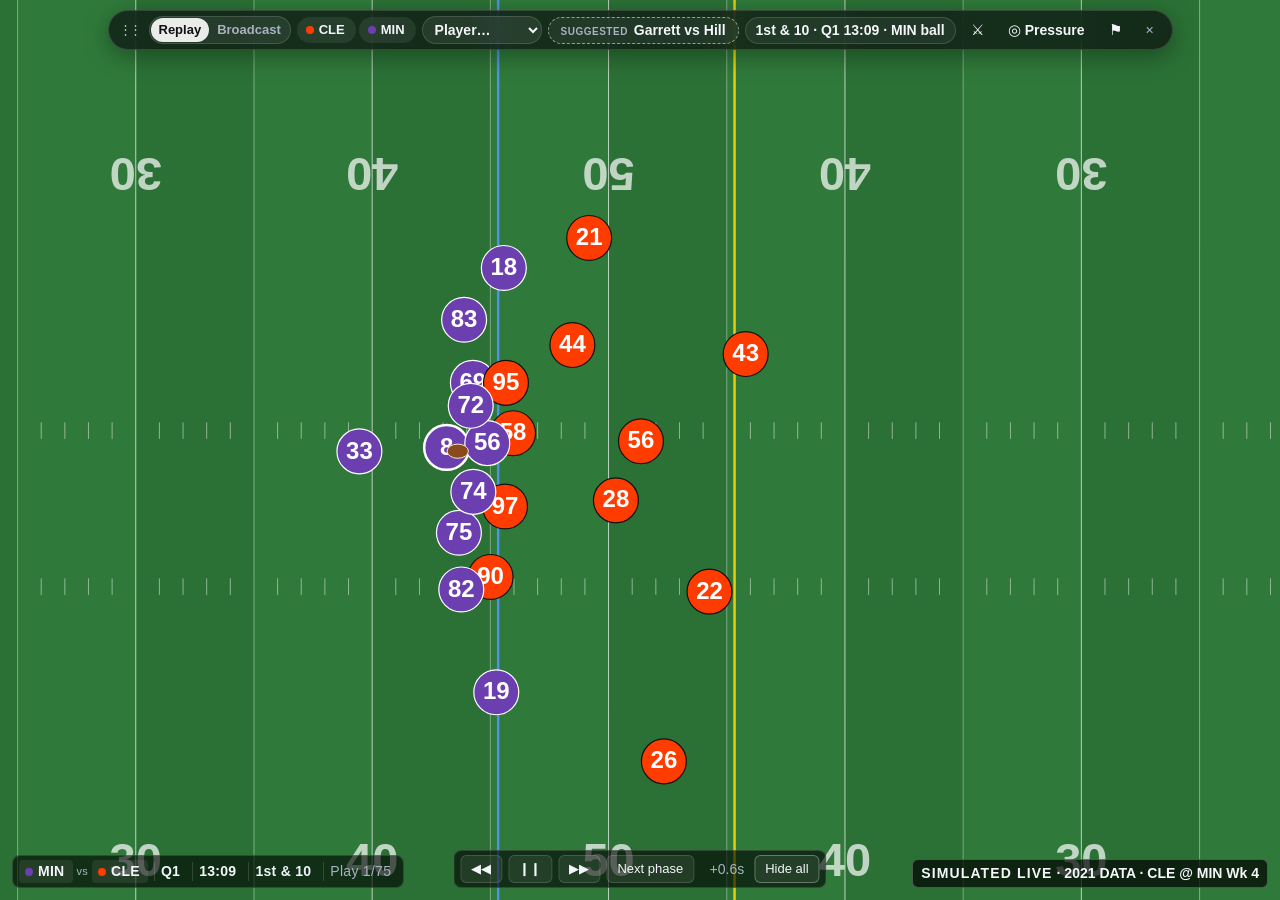
<file: index.html>
<!doctype html>
<html lang="en">
<head>
<meta charset="utf-8">
<meta name="viewport" content="width=device-width, initial-scale=1">
<title>Trench Duel</title>
<link rel="stylesheet" href="style.css">
</head>
<body>
<canvas id="field"></canvas>
<div id="video" class="video" hidden></div>

<!-- Game view chrome: part of the replay, not the overlay -->
<div id="scorebug" class="chrome">
  <span id="sbTeams" class="sb-teams"></span>
  <span id="sbQtr" class="sb-cell"></span>
  <span id="sbClock" class="sb-cell"></span>
  <span id="sbDown" class="sb-cell sb-down"></span>
  <span id="sbPlay" class="sb-cell sb-dim"></span>
</div>

<div id="controls" class="chrome">
  <button id="btnPrev" title="Previous play (←)">&#9664;&#9664;</button>
  <button id="btnPlay" title="Play / pause (Space)">&#10073;&#10073;</button>
  <button id="btnNext" title="Next play (→)">&#9654;&#9654;</button>
  <span id="tClock" class="t-clock">0.0s</span>
  <span id="playResult" class="play-result"></span>
  <button id="btnHide" class="btn-hide" title="Hide all (H / Esc)">Hide all</button>
</div>

<div id="replayLabel" class="replay-label"></div>

<!-- The product: the overlay -->
<div id="overlay">
  <div id="bar">
    <div id="handle" class="handle" title="Drag to move">&#8942;&#8942;</div>
    <div class="brand">TRENCH<b>DUEL</b></div>
    <div id="bgSeg" class="seg" title="Background"><button data-bg="replay">Replay</button><button data-bg="video">Broadcast</button></div>
    <div id="chips" class="chips"></div>
    <select id="picker" title="Pick a player"></select>
    <button id="suggest" class="suggest" title="Open the most-met matchup in this game"></button>
    <button class="icon-btn" data-pill="duel" title="Trench Duel">&#9876;<span>Duel</span></button>
    <button class="icon-btn" data-pill="pressure" title="Pressure">&#9678;<span>Pressure</span></button>
    <button class="icon-btn" data-pill="team" title="Team tendencies">&#9873;<span>Team</span></button>
    <button id="solidBtn" class="icon-btn" title="Solid background: opaque bar and pills" aria-pressed="false">Solid</button>
    <button id="barClose" class="icon-btn close" title="Hide all (H / Esc)">&#10005;</button>
  </div>
  <div id="pills">
    <section id="pill-duel" class="pill"></section>
    <section id="pill-pressure" class="pill"></section>
    <section id="pill-team" class="pill"></section>
  </div>
</div>

<div id="hint" class="hint">Tab overlay · H/Esc hide all · ← → plays · Space pause</div>
<div id="notice" class="notice" hidden></div>
<div id="fatal" class="fatal" hidden>Missing data: <code>overlay/data/demo_game.js</code> did not load.</div>

<script src="data/demo_game.js"></script>
<script src="app.js"></script>
<script src="chrome.js"></script>
</body>
</html>
</file>
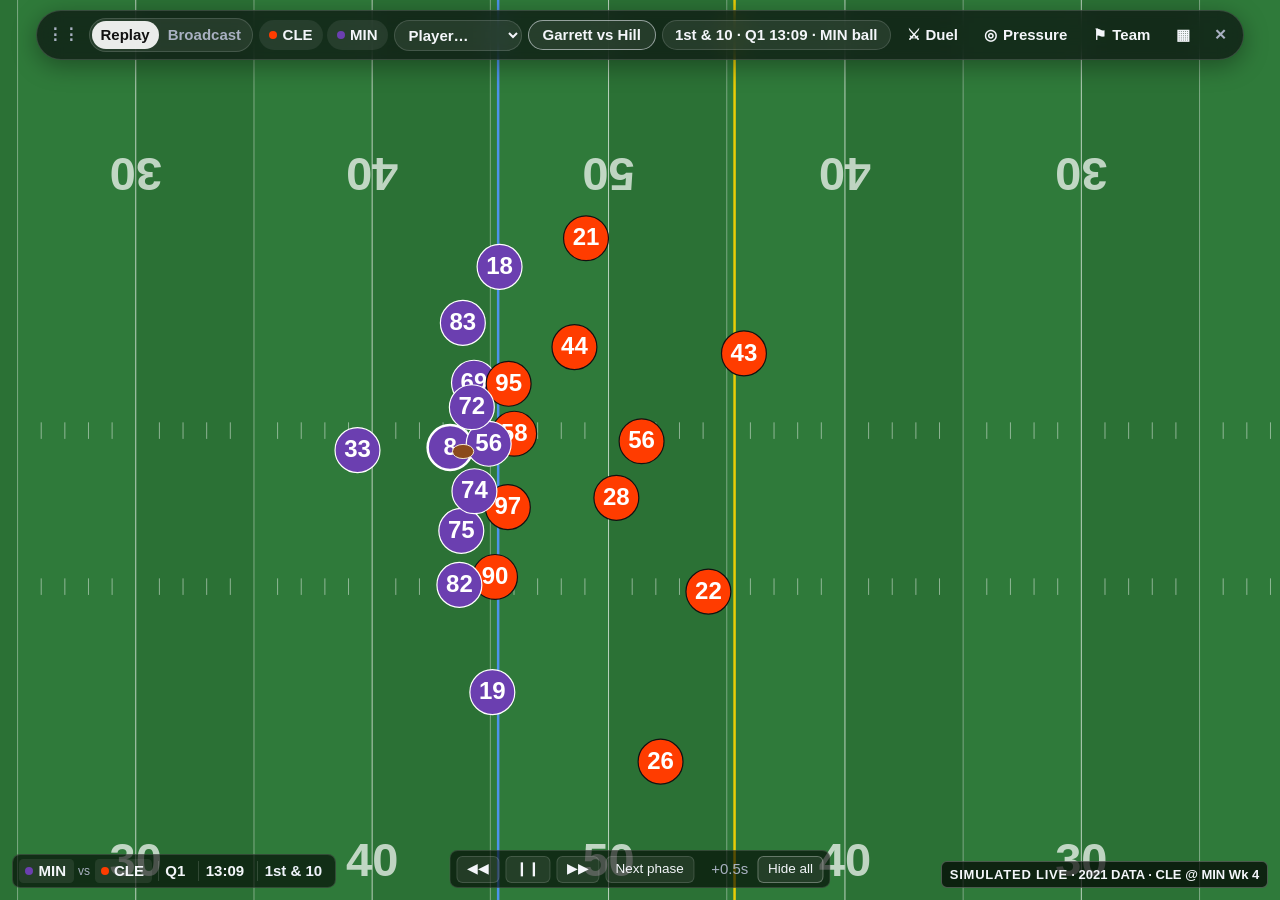
<file: overlay/index.html>
<!doctype html>
<html lang="en">
<head>
<meta charset="utf-8">
<meta name="viewport" content="width=device-width, initial-scale=1">
<title>Trench Duel</title>
<link rel="stylesheet" href="style.css">
<link rel="stylesheet" href="heat.css">
</head>
<body>
<canvas id="field"></canvas>
<div id="video" class="video" hidden></div>

<!-- Game view chrome: part of the replay, not the overlay -->
<div id="scorebug" class="chrome">
  <span id="sbTeams" class="sb-teams"></span>
  <span id="sbQtr" class="sb-cell"></span>
  <span id="sbClock" class="sb-cell"></span>
  <span id="sbDown" class="sb-cell sb-down"></span>
  <span id="sbPlay" class="sb-cell sb-dim"></span>
</div>

<div id="controls" class="chrome">
  <button id="btnPrev" title="Previous play (←)">&#9664;&#9664;</button>
  <button id="btnPlay" title="Play / pause (Space)">&#10073;&#10073;</button>
  <button id="btnNext" title="Next play (→)">&#9654;&#9654;</button>
  <span id="tClock" class="t-clock">0.0s</span>
  <span id="playResult" class="play-result"></span>
  <button id="btnHide" class="btn-hide" title="Hide all (H / Esc)">Hide all</button>
</div>

<div id="replayLabel" class="replay-label"></div>

<!-- The product: the overlay -->
<div id="overlay">
  <div id="bar">
    <div id="handle" class="handle" title="Drag to move">&#8942;&#8942;</div>
    <div class="brand">TRENCH<b>DUEL</b></div>
    <div id="bgSeg" class="seg" title="Background"><button data-bg="replay">Replay</button><button data-bg="video">Broadcast</button></div>
    <div id="chips" class="chips"></div>
    <select id="picker" title="Pick a player"></select>
    <button id="suggest" class="suggest" title="Open the most-met matchup in this game"></button>
    <button class="icon-btn" data-pill="duel" title="Trench Duel">&#9876;<span>Duel</span></button>
    <button class="icon-btn" data-pill="pressure" title="Pressure">&#9678;<span>Pressure</span></button>
    <button class="icon-btn" data-pill="team" title="Team tendencies">&#9873;<span>Team</span></button>
    <button class="icon-btn" data-pill="heat" title="Heat map: where a player stood, tonight vs before">&#9638;<span>Heat map</span></button>
    <button id="solidBtn" class="icon-btn" title="Solid background: opaque bar and pills" aria-pressed="false">Solid</button>
    <button id="barClose" class="icon-btn close" title="Hide all (H / Esc)">&#10005;</button>
  </div>
  <div id="pills">
    <section id="pill-duel" class="pill"></section>
    <section id="pill-pressure" class="pill"></section>
    <section id="pill-team" class="pill"></section>
  </div>
  <section id="heatPanel" class="heat-panel" aria-label="Heat map"></section>
</div>

<div id="hint" class="hint">Tab overlay · H/Esc hide all · ← → plays · Space pause</div>
<div id="notice" class="notice" hidden></div>
<div id="fatal" class="fatal" hidden>Missing data: <code>overlay/data/demo_game.js</code> did not load.</div>

<script src="data/demo_game.js"></script>
<script src="data/heat.js"></script>
<script src="app.js"></script>
<script src="chrome.js"></script>
<script src="heat.js"></script>
</body>
</html>
</file>
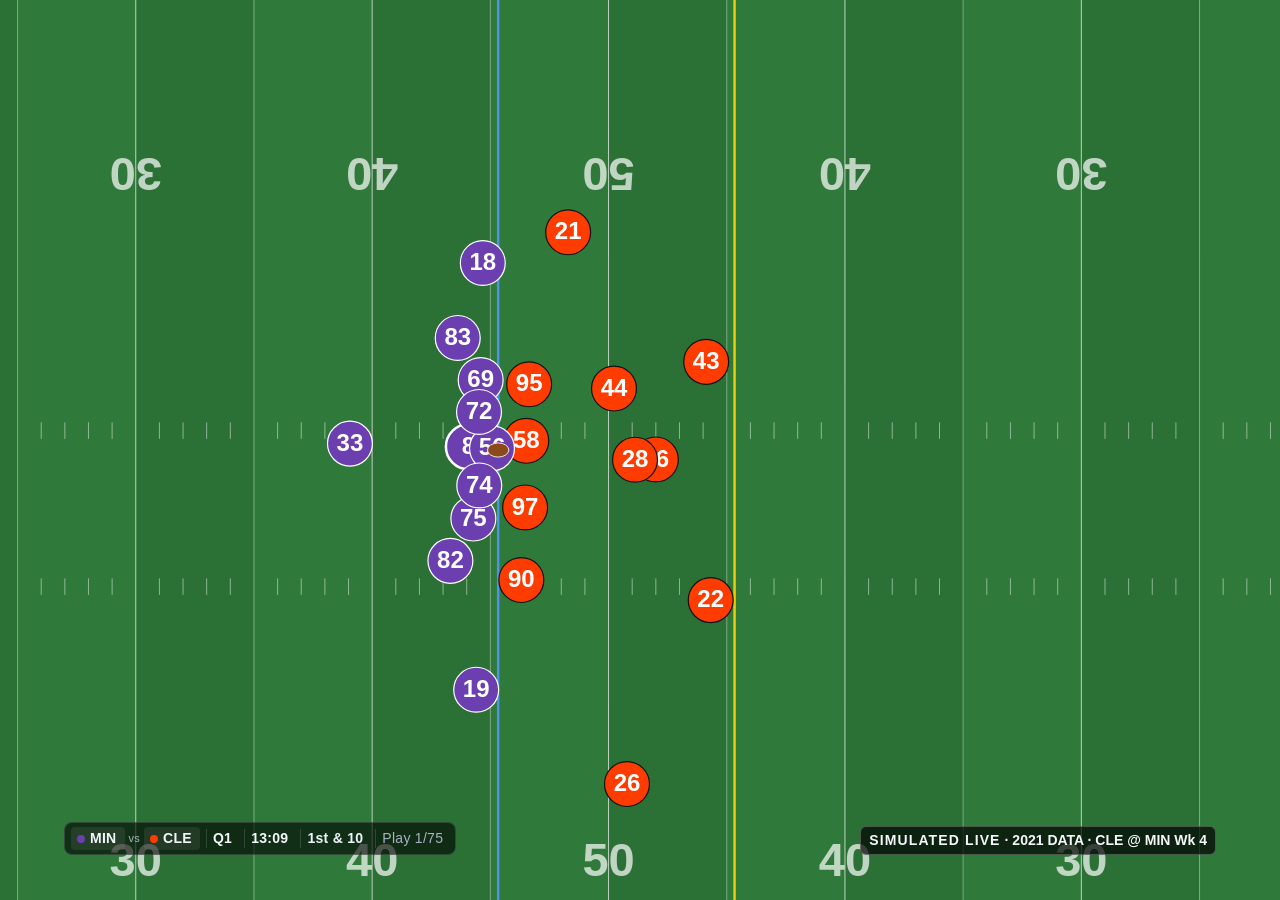
<file: viewer.html>
<!doctype html>
<html lang="en">
<head>
<meta charset="utf-8">
<meta name="viewport" content="width=device-width, initial-scale=1">
<title>Trench Duel · Viewer</title>
<link rel="stylesheet" href="style.css">
</head>
<body class="viewer">
<canvas id="field"></canvas>
<div id="video" class="video" hidden></div>

<!-- Game view chrome: part of the replay, not the overlay -->
<div id="scorebug" class="chrome">
  <span id="sbTeams" class="sb-teams"></span>
  <span id="sbQtr" class="sb-cell"></span>
  <span id="sbClock" class="sb-cell"></span>
  <span id="sbDown" class="sb-cell sb-down"></span>
  <span id="sbPlay" class="sb-cell sb-dim"></span>
</div>

<div id="controls" class="chrome">
  <button id="btnPrev" title="Previous play (←)">&#9664;&#9664;</button>
  <button id="btnPlay" title="Play / pause (Space)">&#10073;&#10073;</button>
  <button id="btnNext" title="Next play (→)">&#9654;&#9654;</button>
  <span id="tClock" class="t-clock">0.0s</span>
  <span id="playResult" class="play-result"></span>
  <button id="btnHide" class="btn-hide" title="Hide all (H / Esc)">Hide all</button>
</div>

<div id="replayLabel" class="replay-label"></div>

<!-- What the stream sees: only the card the controller pushed -->
<div id="viewerCard" class="vcard" style="display:none"></div>

<!-- Controller UI: present so app.js can run unchanged, hidden in viewer mode -->
<div id="overlay">
  <div id="bar">
    <div id="handle" class="handle" title="Drag to move">&#8942;&#8942;</div>
    <div class="brand">TRENCH<b>DUEL</b></div>
    <div id="bgSeg" class="seg" title="Background"><button data-bg="replay">Replay</button><button data-bg="video">Broadcast</button></div>
    <div id="chips" class="chips"></div>
    <select id="picker" title="Pick a player"></select>
    <button id="suggest" class="suggest" title="Open the most-met matchup in this game"></button>
    <button class="icon-btn" data-pill="duel" title="Trench Duel">&#9876;<span>Duel</span></button>
    <button class="icon-btn" data-pill="pressure" title="Pressure">&#9678;<span>Pressure</span></button>
    <button class="icon-btn" data-pill="team" title="Team tendencies">&#9873;<span>Team</span></button>
    <button id="solidBtn" class="icon-btn" title="Solid background: opaque bar and pills" aria-pressed="false">Solid</button>
    <button id="barClose" class="icon-btn close" title="Hide all (H / Esc)">&#10005;</button>
  </div>
  <div id="pills">
    <section id="pill-duel" class="pill"></section>
    <section id="pill-pressure" class="pill"></section>
    <section id="pill-team" class="pill"></section>
  </div>
</div>

<div id="hint" class="hint">Tab overlay · H/Esc hide all · ← → plays · Space pause</div>
<div id="notice" class="notice" hidden></div>
<div id="fatal" class="fatal" hidden>Missing data: <code>overlay/data/demo_game.js</code> did not load.</div>

<script>window.TRENCH_MODE = 'viewer';</script>
<script src="data/demo_game.js"></script>
<script src="app.js"></script>
</body>
</html>
</file>
<file: style.css>
:root {
  --glass: rgba(14, 16, 19, 0.72);
  --solid: rgb(16, 18, 25);
  --blur: blur(12px) saturate(1.2);
  --line: rgba(255, 255, 255, 0.14);
  --text: #f4f6fa;
  --dim: #a9b1c2;
  --accent: #eef2fa;
  --accent-soft: rgba(238, 242, 250, 0.16);
  --accent-line: rgba(238, 242, 250, 0.55);
  --win: #ff8a3d;
  --hold: #4fc3ff;
  --fade: 200ms;
  --ease-out: cubic-bezier(0.23, 1, 0.32, 1);
  --safe-x: max(12px, 5vw);
  --safe-y: max(12px, 5vh);
  --font: -apple-system, BlinkMacSystemFont, "Segoe UI", Roboto, "Helvetica Neue", Arial, sans-serif;
}
* { box-sizing: border-box; font-variant-numeric: tabular-nums; }
html, body { margin: 0; height: 100%; overflow: hidden; background: #0e1013; color: var(--text); font: 12px/1.35 var(--font); font-variant-numeric: tabular-nums; }
canvas#field { position: fixed; inset: 0; width: 100vw; height: 100vh; display: block; }
button, select { font: inherit; color: inherit; }

/* ---------- game view chrome ---------- */
.chrome { position: fixed; display: flex; align-items: center; gap: 6px; background: rgba(0, 0, 0, 0.62); border: 1px solid var(--line); border-radius: 8px; padding: 4px 6px; user-select: none; }
#scorebug { left: 12px; bottom: 12px; font-weight: 600; letter-spacing: 0.02em; }
.sb-teams { display: flex; gap: 4px; align-items: center; }
.sb-team { padding: 1px 6px; border-radius: 4px; font-weight: 800; }
.sb-vs { color: var(--dim); font-weight: 500; font-size: 11px; }
.sb-cell { padding: 0 6px; border-left: 1px solid var(--line); }
.sb-down { color: var(--accent); font-weight: 800; }
.sb-dim { color: var(--dim); font-weight: 500; }

#controls { left: 50%; bottom: 12px; transform: translateX(-50%); }
#controls button { background: rgba(255, 255, 255, 0.08); border: 1px solid var(--line); border-radius: 6px; padding: 3px 8px; cursor: pointer; font-size: 11px; }
#controls button:hover { background: rgba(255, 255, 255, 0.18); }
.t-clock { font-variant-numeric: tabular-nums; min-width: 44px; text-align: right; color: var(--dim); }
.play-result { font-weight: 700; min-width: 0; }
.play-result:empty { display: none; }
#controls .btn-hide { margin-left: 4px; border-color: rgba(255, 255, 255, 0.3); }

.replay-label { position: fixed; right: 12px; bottom: 12px; z-index: 1000; background: rgba(0, 0, 0, 0.7); border: 1px solid rgba(255, 255, 255, 0.25); border-radius: 6px; padding: 4px 8px; font-size: 11px; font-weight: 600; pointer-events: none; max-width: min(46vw, max(280px, calc(50vw - 160px))); }
.replay-label b { color: var(--text); letter-spacing: 0.08em; margin-right: 4px; }

.hint { position: fixed; right: 12px; top: 10px; color: rgba(255, 255, 255, 0.55); font-size: 10px; pointer-events: none; }
.fatal { position: fixed; inset: 40% 20% auto; background: var(--solid); border: 1px solid var(--win); padding: 16px; border-radius: 8px; font-size: 14px; text-align: center; }

/* ---------- overlay ---------- */
#overlay { position: fixed; top: 10px; left: 50%; z-index: 50; width: max-content; max-width: calc(100vw - 16px); display: flex; flex-direction: column; align-items: center; gap: 6px; }
#overlay.hidden { display: none; }
#bar { display: flex; align-items: center; gap: 6px; background: var(--glass); -webkit-backdrop-filter: var(--blur); backdrop-filter: var(--blur); border: 1px solid var(--line); border-radius: 999px; padding: 4px 6px 4px 4px; box-shadow: 0 6px 24px rgba(0, 0, 0, 0.35); white-space: nowrap; }
.handle { cursor: grab; padding: 4px 4px; color: var(--dim); letter-spacing: -3px; font-size: 13px; user-select: none; touch-action: none; }
.handle:active, body.dragging .handle { cursor: grabbing; }
.brand { font-weight: 300; letter-spacing: 0.14em; font-size: 10px; color: var(--dim); padding-right: 2px; }
.brand b { font-weight: 800; color: var(--accent); margin-left: 2px; }
.chips { display: flex; gap: 3px; }
.chip { border: 1px solid transparent; border-radius: 999px; padding: 2px 8px; font-weight: 800; font-size: 11px; cursor: pointer; opacity: 0.85; }
.chip:hover { opacity: 1; }
.chip.active { outline: 2px solid #fff; outline-offset: 1px; opacity: 1; }
.chip.dim { opacity: 0.35; }
#picker { background: rgba(255, 255, 255, 0.08); border: 1px solid var(--line); border-radius: 999px; padding: 3px 6px; max-width: 210px; font-size: 11px; cursor: pointer; }
#picker option, #picker optgroup { background: #1a1d26; color: var(--text); }
.icon-btn { background: transparent; border: 1px solid transparent; border-radius: 999px; padding: 2px 8px; cursor: pointer; font-size: 13px; display: inline-flex; align-items: center; gap: 4px; }
.icon-btn span { font-size: 11px; font-weight: 600; }
.icon-btn:hover { background: rgba(255, 255, 255, 0.12); }
.icon-btn.on { background: var(--accent-soft); border-color: var(--accent-line); color: var(--accent); }
.icon-btn.close { font-size: 11px; color: var(--dim); padding: 2px 7px; }

#pills { display: flex; flex-direction: row; flex-wrap: wrap; justify-content: center; gap: 6px; align-items: flex-start; max-width: calc(100vw - 16px); }
#pill-duel { width: 550px; max-width: calc(100vw - 16px); }
#pill-pressure { width: 300px; }
#pill-team { width: 380px; }
.duel-grid { display: grid; grid-template-columns: 260px 1fr; gap: 10px; align-items: center; }
.duel-grid > div:first-child { min-width: 0; overflow: hidden; }
.duel-grid .dots { margin: 2px 0 0; justify-content: flex-start; max-width: 250px; gap: 2px; flex-wrap: nowrap; overflow: hidden; }
.duel-grid .oneliner { margin: 0; }
.pill { display: none; opacity: 0; transition: opacity var(--fade) var(--ease-out), display var(--fade) allow-discrete; background: var(--glass); -webkit-backdrop-filter: var(--blur); backdrop-filter: var(--blur); border: 1px solid var(--line); border-radius: 14px; padding: 6px 10px 7px; box-shadow: 0 6px 24px rgba(0, 0, 0, 0.3); max-height: var(--pill-max, 128px); overflow: hidden; }
.pill.open { display: block; opacity: 1; }
@starting-style { .pill.open { opacity: 0; } }
/* hide all is instant: nothing inside a hidden overlay transitions */
#overlay.hidden, #overlay.hidden * { transition: none !important; animation: none !important; }
.pill-head { display: flex; align-items: center; justify-content: space-between; gap: 8px; font-size: 9px; letter-spacing: 0.1em; text-transform: uppercase; color: var(--dim); margin-bottom: 3px; white-space: nowrap; }
.pill-head .tag { color: var(--accent); }
.pill-head button { background: rgba(255, 255, 255, 0.1); border: 0; border-radius: 999px; color: var(--text); cursor: pointer; font-size: 9px; letter-spacing: 0.06em; text-transform: uppercase; padding: 1px 6px; margin-left: 4px; }
.pill-head button:hover { color: var(--text); }

.matchup { font-size: 13px; font-weight: 700; display: flex; align-items: baseline; gap: 6px; white-space: nowrap; overflow: hidden; }
.matchup .r, .matchup .b { min-width: 0; overflow: hidden; text-overflow: ellipsis; }
.matchup .vs { color: var(--dim); font-weight: 400; font-size: 11px; }
.matchup .r { color: var(--win); }
.matchup .b { color: var(--hold); }
.tally { display: flex; flex-direction: column; gap: 0; margin: 1px 0 2px; line-height: 1.15; }
.tally .score { font-size: 12px; font-weight: 700; white-space: nowrap; }
.tally .score em { font-style: normal; font-size: 20px; font-weight: 800; font-variant-numeric: tabular-nums; margin: 0 2px; }
.tally .score .r { color: var(--win); }
.tally .score .b { color: var(--hold); }
.tally .who { font-size: 10.5px; color: var(--dim); line-height: 1.2; white-space: nowrap; }
.tally .who b { color: var(--text); }
.dots { display: flex; gap: 3px; flex-wrap: wrap; margin-left: auto; max-width: 140px; justify-content: flex-end; }
.dot { width: 6px; height: 6px; border-radius: 50%; background: var(--hold); opacity: 0.85; }
.dot.w { background: var(--win); }
.dot.now { outline: 1.5px solid #fff; outline-offset: 1px; }
.oneliner { font-size: 12.5px; font-weight: 600; line-height: 1.3; background: rgba(255, 255, 255, 0.07); border-left: 3px solid rgba(255, 255, 255, 0.6); border-radius: 6px; padding: 4px 8px; margin: 2px 0 4px; }
.ctx { font-size: 10.5px; color: var(--dim); margin-top: 4px; line-height: 1.4; }
.ctx > div { white-space: nowrap; overflow: hidden; text-overflow: ellipsis; }
.ctx .ctx-k { font-size: 8.5px; letter-spacing: 0.08em; text-transform: uppercase; margin: 0 2px; }
.ctx b { color: var(--text); font-weight: 700; }
.muted { color: var(--dim); font-size: 11px; }

.pr-top { font-size: 12px; font-weight: 700; margin-bottom: 0; line-height: 1.25; display: -webkit-box; -webkit-box-orient: vertical; -webkit-line-clamp: 2; line-clamp: 2; overflow: hidden; }
.pr-top .r { color: var(--win); }
.pr-sub { font-size: 10.5px; color: var(--dim); margin-bottom: 5px; }
.pr-sub b { color: var(--text); }
.bars { display: grid; grid-template-columns: 1fr 1fr; gap: 4px 12px; }
.barrow { display: grid; grid-template-columns: 62px 1fr 22px; gap: 5px; align-items: center; font-size: 10.5px; cursor: pointer; border-radius: 4px; }
.barrow:hover { background: rgba(255, 255, 255, 0.06); }
.barrow.sel .nm { color: var(--accent); font-weight: 800; }
.barrow .nm { overflow: hidden; text-overflow: ellipsis; white-space: nowrap; }
.track { position: relative; height: 7px; background: rgba(255, 255, 255, 0.1); border-radius: 4px; }
.track .fill { position: absolute; left: 0; top: 0; bottom: 0; border-radius: 4px; background: var(--hold); }
.track .fill.w { background: var(--win); }
.track .fill.now { background: rgba(255, 255, 255, 0.55); }
/* the win line is dotted white, the live tick solid white: told apart by pattern, not hue */
.track .thr { position: absolute; top: -2px; bottom: -2px; width: 2px; background: repeating-linear-gradient(to bottom, #fff 0 2px, transparent 2px 4px); }
.track .live { position: absolute; top: -3px; width: 2px; height: 13px; background: #fff; border-radius: 1px; }
.barrow .v { text-align: right; font-variant-numeric: tabular-nums; color: var(--dim); }
.key-thr, .key-now { display: inline-block; width: 2px; height: 9px; vertical-align: -1px; margin: 0 3px 0 6px; background: repeating-linear-gradient(to bottom, #fff 0 2px, transparent 2px 4px); }
.key-now { background: #fff; }
.suggest { background: rgba(255, 255, 255, 0.06); border: 1px dashed var(--accent-line); border-radius: 999px; color: var(--text); font-size: 11px; font-weight: 600; padding: 2px 9px; cursor: pointer; }
.suggest span { color: var(--dim); font-size: 9px; letter-spacing: 0.1em; text-transform: uppercase; margin-right: 2px; }
.suggest:hover { background: var(--accent-soft); }
.suggest.on { border-style: solid; background: var(--accent-soft); }
.team-dot { display: inline-block; width: 8px; height: 8px; border-radius: 50%; margin-right: 5px; vertical-align: -0.5px; }
.stats { display: grid; grid-template-columns: 1fr 1fr; gap: 2px 14px; }
.st { display: flex; align-items: baseline; gap: 4px; line-height: 1.25; min-width: 0; white-space: nowrap; }
.st .sl { font-size: 10px; color: var(--dim); overflow: hidden; text-overflow: ellipsis; }
.st .sv { font-size: 12px; font-weight: 800; font-variant-numeric: tabular-nums; margin-left: auto; }
.st .sv.hi { color: var(--text); }
.st .sv.lo { color: var(--text); }
.st .lg { font-size: 9px; color: var(--dim); white-space: nowrap; }
.cov { font-size: 10px; color: var(--dim); margin-top: 3px; white-space: nowrap; overflow: hidden; text-overflow: ellipsis; }
.cov b { color: var(--text); }
.cov .sl { font-size: 8.5px; letter-spacing: 0.1em; text-transform: uppercase; margin-right: 3px; }
.ctx .r { color: var(--win); }
.ctx .b { color: var(--hold); }

@media (max-width: 760px) {
  #bar { flex-wrap: wrap; justify-content: center; border-radius: 14px; max-width: calc(100vw - 16px); white-space: normal; }
  .brand, .icon-btn span, .hint { display: none; }
  .duel-grid, .ctx { grid-template-columns: 1fr; }
  .pill-head { flex-wrap: wrap; white-space: normal; }
  .duel-grid { gap: 6px; }
  #pill-pressure { width: calc(100vw - 16px); }
  #scorebug { left: 8px; bottom: 8px; }
  #controls { left: 8px; right: auto; transform: none; bottom: 46px; }
  .replay-label { left: 8px; right: auto; bottom: 84px; max-width: calc(100vw - 16px); }
}
@media (max-width: 1400px) { .hint { display: none; } }
.duel-grid .oneliner { font-size: 12px; line-height: 1.28; }

/* ---------- broadcast background ---------- */
.video { position: fixed; left: 0; right: 0; bottom: 0; top: 0; z-index: 1; background: #000; overflow: hidden; }
.video iframe { position: absolute; border: 0; display: block; pointer-events: none; }
body.broadcast canvas#field { visibility: hidden; }
body.broadcast #btnPrev, body.broadcast #btnPlay, body.broadcast #btnNext, body.broadcast #tClock, body.broadcast .hint { display: none; }
#scorebug, #controls { z-index: 20; }
.seg { display: inline-flex; background: rgba(255, 255, 255, 0.08); border: 1px solid var(--line); border-radius: 999px; padding: 1px; }
.seg button { background: none; border: 0; border-radius: 999px; padding: 2px 8px; font-size: 10.5px; font-weight: 600; color: var(--dim); cursor: pointer; }
.seg button.on { background: rgba(255, 255, 255, 0.9); color: #111; }
.notice { position: fixed; left: 50%; bottom: 56px; transform: translateX(-50%); z-index: 900; max-width: min(560px, calc(100vw - 24px)); background: rgba(20, 22, 30, 0.92); border: 1px solid rgba(255, 255, 255, 0.35); border-radius: 10px; padding: 8px 12px; font-size: 12px; cursor: pointer; }
.notice code { background: rgba(255, 255, 255, 0.1); border-radius: 4px; padding: 0 4px; font-size: 11px; }

/* ---------- ▲/▼ markers: orange up, blue down ---------- */
.up { color: var(--win); }
.down { color: var(--hold); }

/* ---------- snap points (chrome.js): pills follow the bar's edge ---------- */
#overlay.snap-left { align-items: flex-start; }
#overlay.snap-left #pills { justify-content: flex-start; }
#overlay.snap-right { align-items: flex-end; }
#overlay.snap-right #pills { justify-content: flex-end; }

/* ---------- solid background fallback (chrome.js) ---------- */
#solidBtn { font-size: 11px; font-weight: 600; color: var(--dim); }
#solidBtn.on { color: var(--accent); }
body.solid #bar, body.solid .pill, body.solid .chrome, body.solid .replay-label, body.solid .notice { background: var(--solid); -webkit-backdrop-filter: none; backdrop-filter: none; }

/* ---------- team colours as small chips: app.js sets --team / --team-ink inline ---------- */
/* team colour only as a small dot beside the abbreviation */
.chip, .sb-team { display: inline-flex; align-items: center; gap: 5px; background: rgba(255, 255, 255, 0.08); color: var(--text); }
.chip::before, .sb-team::before { content: ""; width: 8px; height: 8px; border-radius: 50%; background: var(--team, #888); flex: none; }
.team-dot { background: var(--team, #888); }

/* ---------- bar slots: situation, offense look, defense ---------- */
.slots { display: flex; gap: 4px; min-width: 0; }
.slot { display: inline-flex; align-items: baseline; gap: 4px; min-width: 0; max-width: 200px; background: rgba(255, 255, 255, 0.06); border: 1px solid var(--line); border-radius: 999px; padding: 2px 8px; font-size: 11px; font-weight: 600; white-space: nowrap; overflow: hidden; }
.slot-v { min-width: 0; overflow: hidden; text-overflow: ellipsis; }
.mk { font-style: normal; font-size: 8px; margin: 0 2px 0 3px; }
.tally .who .r { color: var(--win); }
.tally .who .b { color: var(--hold); }
.tally .who .pending { color: var(--dim); }
#playResult.bad { color: var(--text); }
/* chrome.js hides the keyboard hint while the bar would cover it */
body.hint-off .hint { visibility: hidden; }
.st .ct { font-size: 9.5px; color: var(--dim); }
/* a subtle, static suggestion: no pulse */
.icon-btn.suggested { border: 1px dashed var(--accent-line); }
/* the bar keeps a 5% safe margin each side: it tightens below 1700px and drops the brand and the "Suggested" label below 1500px */
@media (max-width: 1700px) {
  #bar { gap: 4px; }
  #picker { max-width: 130px; }
  .slot { max-width: 150px; padding: 2px 6px; }
  .icon-btn { padding: 2px 6px; }
  .seg button { padding: 2px 6px; }
  #bar .on-air { font-size: 0; gap: 0; padding: 3px 5px; }
}
@media (max-width: 1500px) {
  .brand, .icon-btn[data-pill=duel] span, .icon-btn[data-pill=team] span { display: none; }
  #bar { gap: 3px; }
  .suggest span { letter-spacing: 0.05em; }
  #picker { max-width: 84px; }
  .slot { max-width: 110px; }
  .seg button { padding: 2px 5px; }
  .icon-btn { padding: 2px 5px; }
}
/* the situation always shows in full */
.slots .slot-sit { max-width: none; }

/* ---------- controller: push to viewers, on-air indicator ---------- */
/* the push button sits in the duel pill's head: same line height as the other head buttons, so the pill does not grow */
.push-btn, .pill-head .push-btn { flex: none; background: var(--accent); color: #12141b; border: 0; border-radius: 999px; padding: 1px 8px; font-size: 9px; font-weight: 800; letter-spacing: 0.06em; text-transform: uppercase; cursor: pointer; }
.push-btn:hover, .pill-head .push-btn:hover { background: #fff; color: #12141b; }
.push-btn.on, .pill-head .push-btn.on { background: rgba(255, 138, 61, 0.18); box-shadow: inset 0 0 0 1px var(--win); color: var(--win); }
.on-air { flex: none; display: inline-flex; align-items: center; gap: 5px; padding: 2px 8px 2px 7px; border: 1px solid rgba(255, 138, 61, 0.55); border-radius: 999px; font-size: 9px; font-weight: 800; letter-spacing: 0.12em; text-transform: uppercase; color: var(--win); white-space: nowrap; }
.on-air::before { content: ""; width: 7px; height: 7px; border-radius: 50%; background: var(--win); }
.on-air:empty::after { content: "On air"; }
.on-air[hidden], .push-btn[hidden] { display: none; }

/* ---------- press feedback and focus (controller) ---------- */
#bar button, #controls button, .pill-head button { transition: transform 160ms var(--ease-out), background-color 160ms ease; }
#bar button:active, #controls button:active, .pill-head button:active { transform: scale(0.97); }
button:focus-visible, select:focus-visible { outline: 2px solid var(--accent); outline-offset: 2px; }

/* ---------- viewer: only the broadcast lower-third, the scorebug and the permanent label ---------- */
body.viewer #overlay, body.viewer #controls, body.viewer #nextPhase, body.viewer #hint, body.viewer #solidBtn, body.viewer #pushDuel, body.viewer #onAir { display: none !important; }
body.viewer #scorebug { left: var(--safe-x); bottom: var(--safe-y); }
body.viewer .replay-label { right: var(--safe-x); bottom: var(--safe-y); }
/* a notice never sits on the lower-third */
body.viewer .notice { top: var(--safe-y); bottom: auto; }

/* lower-left, above the scorebug, inside the safe margin; narrow enough to stay off the middle of the field */
.vcard { position: fixed; z-index: 60; left: var(--safe-x); bottom: calc(var(--safe-y) + 44px); width: min(420px, 34vw); min-width: 300px;
  padding: 12px 16px 10px; border-radius: 12px; border: 1px solid rgba(255, 255, 255, 0.16); border-left: 3px solid rgba(255, 255, 255, 0.55);
  background: rgba(10, 12, 18, 0.74); -webkit-backdrop-filter: var(--blur); backdrop-filter: var(--blur); box-shadow: 0 10px 32px rgba(0, 0, 0, 0.45);
  color: var(--text); opacity: 1; transform: none; transition: opacity 220ms var(--ease-out), transform 220ms var(--ease-out); }
/* enters with a short fade and rise; leaves instantly when pulled (hidden or emptied: no exit animation) */
@starting-style { .vcard { opacity: 0; transform: translateY(8px); } }
.vcard[hidden], .vcard:empty { display: none; }
body.solid .vcard { background: var(--solid); -webkit-backdrop-filter: none; backdrop-filter: none; }
.vc-head { display: flex; align-items: baseline; gap: 8px; font-size: 15px; font-weight: 800; line-height: 1.2; white-space: nowrap; overflow: hidden; }
.vc-head .vc-r, .vc-head .vc-b { min-width: 0; overflow: hidden; text-overflow: ellipsis; }
.vc-r { color: var(--win); }
.vc-b { color: var(--hold); }
.vc-vs { flex: none; font-size: 11px; font-weight: 500; letter-spacing: 0.08em; text-transform: uppercase; color: var(--dim); }
.vc-tally { display: flex; align-items: baseline; gap: 8px; margin: 4px 0 6px; line-height: 1; font-size: 26px; font-weight: 700; color: var(--dim); }
.vc-tally .vc-n:first-child { color: var(--win); }
.vc-tally .vc-n:nth-child(2) { color: var(--hold); }
.vc-n { font-size: 36px; font-weight: 800; letter-spacing: -0.01em; }
.vc-reps { font-size: 12px; font-weight: 600; color: var(--dim); margin-left: 2px; }
.vc-line { font-size: 18px; font-weight: 600; line-height: 1.35; color: var(--text); text-wrap: pretty; }
.vc-dots { display: flex; flex-wrap: wrap; gap: 3px; margin: 8px 0 6px; }
.vc-dots .dot { width: 8px; height: 8px; border-radius: 50%; background: var(--hold); opacity: 0.9; }
.vc-dots .dot.win { background: var(--win); }
.vc-dots .dot.hold { background: var(--hold); }
.vc-src { font-size: 10px; letter-spacing: 0.04em; color: var(--dim); line-height: 1.3; }
@media (max-width: 760px) { .vcard { width: calc(100vw - 2 * var(--safe-x)); min-width: 0; } }

@media (prefers-reduced-motion: reduce) {
  @starting-style { .vcard { transform: none; } }
  #bar button:active, #controls button:active, .pill-head button:active { transform: none; }
}

/* ---------- bigger, calmer type: one text weight (600), heavy only for numbers ---------- */
#bar { gap: 8px; padding: 5px 10px 5px 6px; }
#bar .slot, #bar .icon-btn span, #picker, .suggest, #bar .push-btn { font-size: 14px; font-weight: 600; }
.chip { font-size: 13px; font-weight: 700; padding: 3px 10px 3px 8px; opacity: 1; }
.chip.dim { opacity: 0.45; }
.chip.active { outline: 1.5px solid var(--text); outline-offset: 1px; }
.seg button { font-size: 13px; padding: 3px 10px; }
.slot { padding: 3px 10px; max-width: 240px; }
.icon-btn { font-size: 15px; padding: 3px 10px; }
.suggest { padding: 3px 12px; }
.suggest span { font-size: 10px; }
#picker { max-width: 190px; padding: 4px 8px; }
#solidBtn { font-size: 13px; }
.brand { font-size: 12px; }
#scorebug, .replay-label, #controls { font-size: 14px; }
#controls button { font-size: 13px; padding: 4px 10px; }
.sb-team { padding: 2px 8px 2px 6px; }

/* pills float over the field: wider, solid-enough glass, no height clip */
.pill { max-height: none; padding: 10px 14px 12px; border-radius: 14px; }
#pill-duel { width: 640px; }
#pill-pressure { width: 360px; }
#pill-team { width: 440px; }
.duel-grid { grid-template-columns: 300px 1fr; gap: 14px; }
.duel-grid .dots { max-width: 290px; }
.pill-head { font-size: 11px; margin-bottom: 6px; }
.pill-head button, .pill-head .push-btn { font-size: 11px; padding: 3px 10px; }
.matchup { font-size: 16px; }
.matchup .vs { font-size: 13px; }
.tally .score { font-size: 15px; }
.tally .score em { font-size: 32px; }
.tally .who { font-size: 13px; }
.dot { width: 8px; height: 8px; }
.oneliner, .duel-grid .oneliner { font-size: 16.5px; line-height: 1.35; padding: 6px 10px; }
.ctx { font-size: 13px; margin-top: 8px; }
.ctx .ctx-k { font-size: 10px; }
.pr-top { font-size: 15px; }
.pr-sub { font-size: 13px; }
.barrow { font-size: 13px; grid-template-columns: 80px 1fr 30px; }
.track { height: 9px; }
.st .sl { font-size: 13px; }
.st .sv { font-size: 14px; }
.st .ct, .st .lg { font-size: 11.5px; }
.cov { font-size: 12.5px; margin-top: 6px; }
.stats { gap: 4px 18px; }

/* the primary action reads first */
.pill-head .push-btn { font-size: 12px; padding: 4px 12px; }

/* viewer lower-third: the line is the thing people read */
.vc-line { font-size: 20px; }
.vcard { width: min(460px, 36vw); }

/* the bar keeps only what the streamer needs to act: the offense/defense slots go below 1700px, Solid below 1400px */
@media (max-width: 1700px) {
  .slot-off, .slot-def { display: none; }
  #picker { max-width: 150px; }
}
@media (max-width: 1400px) {
  #bar { gap: 6px; }
  #solidBtn { display: none; }
  #picker { max-width: 120px; }
  .seg button { padding: 3px 8px; }
  .icon-btn { padding: 3px 8px; }
}

/* craft floor: no thick left rules on callouts, no tracked-caps kicker over the pill content */
.oneliner, .duel-grid .oneliner { border-left: 0; background: rgba(255, 255, 255, 0.08); border-radius: 8px; }
.vcard { border-left: 1px solid rgba(255, 255, 255, 0.16); }
.pill-head { font-size: 12px; letter-spacing: 0; text-transform: none; }
.pill-head .push-btn { text-transform: none; letter-spacing: 0; }
</file>
<file: overlay/style.css>
/* Trench Duel: the controller (index.html) is the streamer's desk; the viewer (viewer.html) is what the stream shows.
   Colour marks only what matters: the rusher (orange), the blocker (blue) and the on-air state. Everything else is neutral glass. */
:root {
  --glass: rgba(14, 16, 19, 0.72);
  --solid: rgb(16, 18, 25);
  --blur: blur(12px) saturate(1.2);
  --line: rgba(255, 255, 255, 0.14);
  --fill: rgba(255, 255, 255, 0.08);
  --fill-hi: rgba(255, 255, 255, 0.16);
  --text: #f4f6fa;
  --dim: #a9b1c2;
  --accent: #eef2fa;
  --accent-soft: rgba(238, 242, 250, 0.16);
  --accent-line: rgba(238, 242, 250, 0.55);
  --win: #ff8a3d;
  --hold: #4fc3ff;
  --fade: 200ms;
  --ease-out: cubic-bezier(0.23, 1, 0.32, 1);
  --safe-x: max(12px, 5vw);
  --safe-y: max(12px, 5vh);
  /* 1% of the widest 16:9 frame that fits the window: the viewer's type scales with the stream, whatever the window's shape */
  --u: min(1vw, 1.7778vh);
  --font: -apple-system, BlinkMacSystemFont, "Segoe UI", Roboto, "Helvetica Neue", Arial, sans-serif;
}
* { box-sizing: border-box; font-variant-numeric: tabular-nums; }
html, body { margin: 0; height: 100%; overflow: hidden; background: #0e1013; color: var(--text); font: 15px/1.35 var(--font); }
::selection { background: var(--accent-soft); color: var(--text); }
canvas#field { position: fixed; inset: 0; width: 100vw; height: 100vh; display: block; }
button, select { font: inherit; color: inherit; }
button:focus-visible, select:focus-visible { outline: 2px solid var(--accent); outline-offset: 2px; }
svg { display: block; flex: none; }

/* ---------- game view chrome: part of the replay, not the overlay; sized in em so the viewer scales it with one font-size ---------- */
.chrome { position: fixed; z-index: 20; display: flex; align-items: center; gap: 0.4em; background: rgba(0, 0, 0, 0.62); border: 1px solid var(--line); border-radius: 0.55em; padding: 0.3em 0.4em; font-size: 15px; line-height: 1.35; user-select: none; }
#scorebug { left: 12px; bottom: 12px; font-weight: 600; }
.sb-teams { display: flex; gap: 0.3em; align-items: center; }
.sb-vs { color: var(--dim); font-weight: 500; font-size: 0.8em; }
.sb-cell { padding: 0 0.45em; border-left: 1px solid var(--line); }
.sb-down { color: var(--accent); font-weight: 800; }
.sb-dim { color: var(--dim); font-weight: 500; }

#controls { left: 50%; bottom: 12px; transform: translateX(-50%); }
#controls button { background: var(--fill); border: 1px solid var(--line); border-radius: 0.45em; padding: 0.25em 0.7em; font-size: 0.9em; cursor: pointer; }
#controls button:hover { background: var(--fill-hi); }
#controls .btn-hide { margin-left: 0.25em; border-color: rgba(255, 255, 255, 0.3); }
.t-clock { min-width: 3.2em; text-align: right; color: var(--dim); }
.play-result { font-weight: 700; min-width: 0; }
.play-result:empty { display: none; }
#playResult.bad { color: var(--text); }

.replay-label { position: fixed; right: 12px; bottom: 12px; z-index: 1000; max-width: min(46vw, max(280px, calc(50vw - 170px))); background: rgba(0, 0, 0, 0.7); border: 1px solid rgba(255, 255, 255, 0.25); border-radius: 0.45em; padding: 0.3em 0.6em; font-size: 13px; font-weight: 600; line-height: 1.35; pointer-events: none; }
.replay-label b { color: var(--text); letter-spacing: 0.06em; margin-right: 0.25em; }

.hint { position: fixed; right: 12px; top: 12px; color: rgba(255, 255, 255, 0.6); font-size: 13px; pointer-events: none; }
/* chrome.js hides the keyboard hint while the bar would cover it */
body.hint-off .hint { visibility: hidden; }
.fatal { position: fixed; inset: 40% 20% auto; background: var(--solid); border: 1px solid var(--win); padding: 16px; border-radius: 10px; font-size: 16px; text-align: center; }
.notice { position: fixed; left: 50%; bottom: 64px; transform: translateX(-50%); z-index: 900; max-width: min(600px, calc(100vw - 24px)); background: rgba(20, 22, 30, 0.92); border: 1px solid rgba(255, 255, 255, 0.35); border-radius: 12px; padding: 10px 14px; font-size: 15px; cursor: pointer; }
.notice code { background: var(--fill); border-radius: 4px; padding: 0 4px; font-size: 0.9em; }

/* ---------- broadcast background ---------- */
.video { position: fixed; inset: 0; z-index: 1; background: #000; overflow: hidden; }
.video iframe { position: absolute; border: 0; display: block; pointer-events: none; }
body.broadcast canvas#field { visibility: hidden; }
body.broadcast #btnPrev, body.broadcast #btnPlay, body.broadcast #btnNext, body.broadcast #tClock, body.broadcast .hint { display: none; }

/* ---------- team colour: only a small dot beside the abbreviation; app.js sets --team inline ---------- */
.chip, .sb-team { display: inline-flex; align-items: center; gap: 0.35em; background: var(--fill); color: var(--text); }
.chip::before, .sb-team::before { content: ""; width: 0.55em; height: 0.55em; border-radius: 50%; background: var(--team, #888); flex: none; }
.sb-team { padding: 0.1em 0.5em 0.1em 0.4em; border-radius: 0.3em; font-weight: 800; }
.team-dot { display: inline-block; width: 9px; height: 9px; border-radius: 50%; margin-right: 6px; background: var(--team, #888); }

/* ---------- the overlay: one bar, pills beneath it ---------- */
#overlay { position: fixed; top: 10px; left: 50%; z-index: 50; width: max-content; max-width: calc(100vw - 16px); display: flex; flex-direction: column; align-items: center; gap: 8px; }
#overlay.hidden { display: none; }
/* hide all is instant: nothing inside a hidden overlay transitions */
#overlay.hidden, #overlay.hidden * { transition: none !important; animation: none !important; }
/* snap points (chrome.js): the pills follow the bar's edge */
#overlay.snap-left { align-items: flex-start; }
#overlay.snap-left #pills { justify-content: flex-start; }
#overlay.snap-right { align-items: flex-end; }
#overlay.snap-right #pills { justify-content: flex-end; }

/* the bar: one size, one text weight; heavier only for the team chips and the on-air state */
#bar { display: flex; align-items: center; gap: 8px; background: var(--glass); -webkit-backdrop-filter: var(--blur); backdrop-filter: var(--blur); border: 1px solid var(--line); border-radius: 999px; padding: 6px 8px 6px 6px; box-shadow: 0 6px 24px rgba(0, 0, 0, 0.35); white-space: nowrap; font-size: 16px; font-weight: 600; }
.handle { display: flex; align-items: center; padding: 6px 4px; color: var(--dim); cursor: grab; user-select: none; touch-action: none; }
.handle:active, body.dragging .handle { cursor: grabbing; }
.brand { font-weight: 300; letter-spacing: 0.12em; font-size: 13px; color: var(--dim); padding-right: 2px; }
.brand b { font-weight: 800; color: var(--accent); margin-left: 2px; }
.seg { display: inline-flex; background: var(--fill); border: 1px solid var(--line); border-radius: 999px; padding: 2px; }
.seg button { background: none; border: 0; border-radius: 999px; padding: 4px 12px; font-size: 15px; font-weight: 600; color: var(--dim); cursor: pointer; }
.seg button.on { background: rgba(255, 255, 255, 0.9); color: #111; }
.chips { display: flex; gap: 4px; }
.chip { border: 1px solid transparent; border-radius: 999px; padding: 4px 12px 4px 10px; font-size: 15px; font-weight: 700; cursor: pointer; }
.chip:hover { background: var(--fill-hi); }
.chip.active { outline: 1.5px solid var(--text); outline-offset: 1px; }
.chip.dim { opacity: 0.45; }
#picker { max-width: 180px; background: var(--fill); border: 1px solid var(--line); border-radius: 999px; padding: 5px 10px; font-size: 15px; cursor: pointer; }
#picker option, #picker optgroup { background: #1a1d26; color: var(--text); }
.suggest { background: var(--fill); border: 1px solid var(--accent-line); border-radius: 999px; color: var(--text); font-size: 15px; font-weight: 600; padding: 4px 14px; cursor: pointer; }
.suggest span { color: var(--dim); font-weight: 500; margin-right: 2px; }
.suggest:hover, .suggest.on { background: var(--accent-soft); }
.slots { display: flex; gap: 4px; min-width: 0; }
.slot { display: inline-flex; align-items: baseline; min-width: 0; max-width: 240px; background: var(--fill); border: 1px solid var(--line); border-radius: 999px; padding: 4px 12px; font-size: 15px; white-space: nowrap; overflow: hidden; }
/* the situation always shows in full */
.slots .slot-sit { max-width: none; }
.slot-v { min-width: 0; overflow: hidden; text-overflow: ellipsis; }
.mk { font-style: normal; font-size: 0.6em; margin: 0 2px 0 3px; }
.icon-btn { display: inline-flex; align-items: center; gap: 6px; background: transparent; border: 1px solid transparent; border-radius: 999px; padding: 4px 12px; font-size: 15px; font-weight: 600; cursor: pointer; }
.icon-btn:hover { background: var(--fill-hi); }
.icon-btn.on { background: var(--accent-soft); border-color: var(--accent-line); color: var(--accent); }
/* a subtle, static suggestion after a sack or hit: no pulse */
.icon-btn.suggested { border: 1px dashed var(--accent-line); }
.icon-btn.close { color: var(--dim); padding: 7px; }
#solidBtn { color: var(--dim); }
#solidBtn.on { color: var(--accent); }
.on-air { flex: none; display: inline-block; max-width: 260px; overflow: hidden; text-overflow: ellipsis; padding: 4px 12px 4px 10px; border: 1px solid rgba(255, 138, 61, 0.55); border-radius: 999px; font-size: 14px; font-weight: 800; letter-spacing: 0.04em; color: var(--win); white-space: nowrap; }
.on-air::before { content: ""; display: inline-block; width: 8px; height: 8px; margin-right: 7px; border-radius: 50%; background: var(--win); vertical-align: 1px; }
.on-air:empty::after { content: "On air"; }
.on-air.cleared { color: var(--dim); border-color: var(--line); }
.on-air.cleared::before { background: var(--dim); }
.on-air[hidden], .push-btn[hidden] { display: none; }

/* ---------- pills: wide and short; page 1 is the glance, the next pages hold the detail ---------- */
#pills { display: flex; flex-wrap: wrap; justify-content: center; align-items: flex-start; gap: 8px; max-width: calc(100vw - 16px); }
.pill { display: none; opacity: 0; transition: opacity var(--fade) var(--ease-out), display var(--fade) allow-discrete; background: var(--glass); -webkit-backdrop-filter: var(--blur); backdrop-filter: var(--blur); border: 1px solid var(--line); border-radius: 16px; padding: 12px 16px; box-shadow: 0 6px 24px rgba(0, 0, 0, 0.3); overflow: hidden; font-size: 16px; }
.pill.open { display: block; opacity: 1; }
@starting-style { .pill.open { opacity: 0; } }
#pill-duel { width: min(720px, calc(100vw - 16px)); }
#pill-pressure { width: min(460px, calc(100vw - 16px)); }
#pill-team { width: min(540px, calc(100vw - 16px)); }

.pill-head { display: flex; align-items: center; justify-content: space-between; gap: 10px; margin-bottom: 8px; font-size: 14px; color: var(--dim); white-space: nowrap; }
.pill-head .tag { color: var(--accent); }
.pill-head button { background: var(--fill-hi); border: 0; border-radius: 999px; padding: 4px 12px; margin-left: 6px; font-size: 14px; font-weight: 600; color: var(--text); cursor: pointer; }
.pill-head button:hover { background: rgba(255, 255, 255, 0.24); }
/* the primary action: Push to stream */
.push-btn, .pill-head .push-btn { flex: none; background: var(--accent); color: #12141b; border: 0; border-radius: 999px; padding: 5px 14px; font-size: 14px; font-weight: 800; cursor: pointer; }
.push-btn:hover, .pill-head .push-btn:hover { background: #fff; color: #12141b; }
.push-btn.on, .pill-head .push-btn.on { background: rgba(255, 138, 61, 0.18); box-shadow: inset 0 0 0 1px var(--win); color: var(--win); }
.push-btn[disabled], .pill-head .push-btn[disabled] { opacity: 0.45; cursor: default; }
#bar button, #controls button, .pill-head button { transition: transform 160ms var(--ease-out), background-color 160ms ease; }
#bar button:active, #controls button:active, .pill-head button:active { transform: scale(0.97); }

/* the pager: pages slide sideways, one at a time, and the swipe never scrolls anything behind the pill */
.pager { display: flex; margin: 0 -4px; overflow-x: auto; overflow-y: hidden; scroll-snap-type: x mandatory; overscroll-behavior-x: contain; scroll-behavior: smooth; scrollbar-width: none; }
.pager::-webkit-scrollbar { display: none; }
.page { flex: 0 0 100%; min-width: 0; padding: 2px 4px; scroll-snap-align: start; scroll-snap-stop: always; }
.pager-dots { display: flex; justify-content: center; gap: 2px; margin: 6px 0 -6px; }
/* a 22px target around an 8px dot */
.pd { display: block; width: 22px; height: 22px; padding: 7px; border: 0; border-radius: 50%; background: rgba(255, 255, 255, 0.3); background-clip: content-box; cursor: pointer; transition: background-color var(--fade) var(--ease-out); }
.pd:hover { background-color: rgba(255, 255, 255, 0.55); }
.pd.on { background-color: #fff; }

/* duel, page 1: the pair, the score and one sentence */
.duel-grid { display: grid; grid-template-columns: minmax(0, 290px) minmax(0, 1fr); gap: 18px; align-items: center; }
.duel-grid > div:first-child { min-width: 0; }
.matchup { display: flex; align-items: baseline; gap: 6px; font-size: 17px; font-weight: 700; white-space: nowrap; overflow: hidden; }
.matchup .r, .matchup .b { min-width: 0; overflow: hidden; text-overflow: ellipsis; }
.matchup .r { color: var(--win); }
.matchup .b { color: var(--hold); }
.matchup .vs { color: var(--dim); font-weight: 500; font-size: 14px; }
.tally { display: flex; flex-direction: column; margin: 2px 0 0; line-height: 1.15; }
.tally .score { font-size: 16px; font-weight: 700; white-space: nowrap; }
.tally .score em { font-style: normal; font-size: 40px; font-weight: 800; letter-spacing: -0.02em; margin: 0 3px; }
.tally .score .r { color: var(--win); }
.tally .score .b { color: var(--hold); }
.tally .who { font-size: 14px; color: var(--dim); line-height: 1.3; white-space: nowrap; }
.tally .who b { color: var(--text); }
.tally .who .r { color: var(--win); }
.tally .who .b { color: var(--hold); }
.tally .who .pending { color: var(--dim); }
.oneliner { font-size: 20px; font-weight: 600; line-height: 1.3; color: var(--text); text-wrap: pretty; }
.dots { display: flex; flex-wrap: wrap; gap: 4px; margin-top: 6px; }
.dot { width: 9px; height: 9px; border-radius: 50%; background: var(--hold); opacity: 0.9; }
.dot.w { background: var(--win); }
.dot.now { outline: 1.5px solid #fff; outline-offset: 1px; }

/* duel detail: each player before tonight, counts beside the percentages */
.ctx { font-size: 16px; color: var(--dim); line-height: 1.45; }
.ctx > div { white-space: nowrap; overflow: hidden; text-overflow: ellipsis; }
.ctx > div + div { margin-top: 2px; }
.ctx .ctx-k { font-size: 13px; margin: 0 3px; }
.ctx b { color: var(--text); font-weight: 700; }
.ctx .r { color: var(--win); }
.ctx .b { color: var(--hold); }
.muted { color: var(--dim); font-size: 16px; }

/* pressure: the play's story, then how close each rusher got */
.pr-top { font-size: 18px; font-weight: 700; line-height: 1.3; display: -webkit-box; -webkit-box-orient: vertical; -webkit-line-clamp: 2; line-clamp: 2; overflow: hidden; }
.pr-top .r { color: var(--win); }
.pr-sub { font-size: 15px; color: var(--dim); margin: 4px 0 8px; }
.pr-sub b { color: var(--text); }
.bars { display: grid; grid-template-columns: 1fr 1fr; gap: 6px 16px; }
.barrow { display: grid; grid-template-columns: 84px 1fr 34px; gap: 6px; align-items: center; font-size: 15px; border-radius: 6px; cursor: pointer; }
.barrow:hover { background: var(--fill); }
.barrow .nm { overflow: hidden; text-overflow: ellipsis; white-space: nowrap; }
.barrow.sel .nm { color: var(--accent); font-weight: 800; }
.barrow .v { text-align: right; color: var(--dim); }
.track { position: relative; height: 9px; background: rgba(255, 255, 255, 0.1); border-radius: 5px; }
.track .fill { position: absolute; left: 0; top: 0; bottom: 0; border-radius: 5px; background: var(--hold); }
.track .fill.w { background: var(--win); }
.track .fill.now { background: rgba(255, 255, 255, 0.55); }
/* the win line is dotted white, the live tick solid white: told apart by pattern, not hue */
.track .thr { position: absolute; top: -2px; bottom: -2px; width: 2px; background: repeating-linear-gradient(to bottom, #fff 0 2px, transparent 2px 4px); }
.track .live { position: absolute; top: -3px; width: 2px; height: 15px; background: #fff; border-radius: 1px; }

/* team: one sentence, then the numbers against the league */
#pill-team .oneliner { font-size: 18px; margin-bottom: 8px; }
.stats { display: grid; grid-template-columns: 1fr 1fr; gap: 4px 20px; }
.st { display: flex; align-items: baseline; gap: 5px; min-width: 0; line-height: 1.35; white-space: nowrap; }
.st .sl { font-size: 15px; color: var(--dim); overflow: hidden; text-overflow: ellipsis; }
.st .sv { margin-left: auto; font-size: 18px; font-weight: 800; color: var(--text); }
.st .ct, .st .lg { font-size: 13px; color: var(--dim); }
.cov { font-size: 15px; color: var(--dim); margin-top: 8px; white-space: nowrap; overflow: hidden; text-overflow: ellipsis; }
.cov b { color: var(--text); }
.cov .sl { margin-right: 4px; }
.up { color: var(--win); }
.down { color: var(--hold); }

/* ---------- solid background fallback (chrome.js) ---------- */
body.solid #bar, body.solid .pill, body.solid .chrome, body.solid .replay-label, body.solid .notice, body.solid .vcard { background: var(--solid); -webkit-backdrop-filter: none; backdrop-filter: none; }

/* ---------- the bar keeps a 5% safe margin each side: low-value items drop first as the window narrows ---------- */
@media (max-width: 1800px) {
  .slot-off, .slot-def { display: none; }
}
@media (max-width: 1600px) {
  .brand { display: none; }
  #picker { max-width: 150px; }
}
@media (max-width: 1400px) {
  #bar { gap: 6px; }
  #solidBtn, .suggest span, #sbPlay, .hint { display: none; }
  #picker { max-width: 128px; }
  .seg button, .icon-btn, .chip { padding-left: 9px; padding-right: 9px; }
}
@media (max-width: 760px) {
  #bar { flex-wrap: wrap; justify-content: center; border-radius: 16px; max-width: calc(100vw - 16px); white-space: normal; }
  .duel-grid { grid-template-columns: 1fr; gap: 8px; }
  .pill-head { flex-wrap: wrap; white-space: normal; }
  #scorebug { left: 8px; bottom: 8px; }
  #controls { left: 8px; right: auto; transform: none; bottom: 52px; }
  .replay-label { left: 8px; right: auto; bottom: 96px; max-width: calc(100vw - 16px); }
}

/* ---------- viewer: only the lower-third, the scorebug and the permanent label, sized for a phone ---------- */
/* a 1920x1080 stream on a phone is about 5x smaller: everything the audience reads is sized in stream units (--u) */
body.viewer #overlay, body.viewer #controls, body.viewer #nextPhase, body.viewer #hint, body.viewer #solidBtn, body.viewer #pushDuel, body.viewer #onAir { display: none !important; }
body.viewer .chrome, body.viewer .replay-label { font-size: max(12px, calc(1.3 * var(--u))); }
body.viewer #scorebug { left: var(--safe-x); bottom: var(--safe-y); }
body.viewer .replay-label { right: var(--safe-x); bottom: var(--safe-y); max-width: calc(44 * var(--u)); }
/* a notice never sits on the lower-third */
body.viewer .notice { top: var(--safe-y); bottom: auto; }

/* lower-left, just above the scorebug, inside the safe margin; at most 45% of the frame wide */
.vcard { position: fixed; z-index: 60; left: var(--safe-x); bottom: calc(var(--safe-y) + max(30px, calc(3 * var(--u))) + max(8px, calc(1 * var(--u))));
  width: fit-content; max-width: calc(45 * var(--u)); min-width: calc(26 * var(--u));
  padding: calc(1.5 * var(--u)) calc(2 * var(--u)) calc(1.7 * var(--u)); border-radius: calc(1.2 * var(--u));
  border: 1px solid rgba(255, 255, 255, 0.16); background: rgba(10, 12, 18, 0.74); -webkit-backdrop-filter: var(--blur); backdrop-filter: var(--blur);
  box-shadow: 0 calc(0.6 * var(--u)) calc(2.4 * var(--u)) rgba(0, 0, 0, 0.45);
  color: var(--text); opacity: 1; transform: none; transition: opacity var(--fade) var(--ease-out), transform var(--fade) var(--ease-out); }
/* enters with a short fade and rise; leaves instantly when pulled (hidden or emptied: no exit animation) */
@starting-style { .vcard { opacity: 0; transform: translateY(calc(0.6 * var(--u))); } }
.vcard[hidden], .vcard:empty { display: none; }
.vc-head { display: flex; align-items: baseline; gap: 0.35em; font-size: max(15px, calc(2.2 * var(--u))); font-weight: 700; line-height: 1.15; white-space: nowrap; overflow: hidden; }
.vc-r, .vc-b { min-width: 0; overflow: hidden; text-overflow: ellipsis; }
.vc-r { color: var(--win); }
.vc-b { color: var(--hold); }
.vc-vs { flex: none; font-size: 0.72em; font-weight: 500; color: var(--dim); }
/* the score is the biggest thing on the card; the dash between the two counts stays light */
.vc-tally { display: flex; align-items: baseline; gap: 0.18em; margin: 0.06em 0 0.12em; font-size: max(36px, calc(5.6 * var(--u))); font-weight: 300; line-height: 1; color: var(--dim); }
.vc-n { font-weight: 800; letter-spacing: -0.02em; }
.vc-n:first-of-type { color: var(--win); }
.vc-n:nth-of-type(2) { color: var(--hold); }
/* the score already says the count and the sentence says it in words */
.vc-reps, .vc-dots, .vc-src { display: none; }
.vc-line { font-size: max(17px, calc(2.6 * var(--u))); font-weight: 600; line-height: 1.22; color: var(--text); text-wrap: balance; }
@media (max-width: 760px) { .vcard { max-width: calc(100vw - 2 * var(--safe-x)); min-width: 0; } }

@media (prefers-reduced-motion: reduce) {
  @starting-style { .vcard { transform: none; } }
  #bar button:active, #controls button:active, .pill-head button:active { transform: none; }
  .pager { scroll-behavior: auto; }
}
</file>
<file: overlay/heat.css>
/* Heat map panel (heat.js): pops up on the left, below the bar, in the same glass as the pills.
   heat.js sets left/top and --heat-map (one map's width); the panel is as wide as the two maps side by side. */
.heat-panel {
  position: fixed; left: var(--safe-x); top: 64px; z-index: 2;
  width: calc(2 * var(--heat-map, 200px) + 12px + 30px);
  display: none; opacity: 0; transition: opacity 220ms var(--ease-out), display 220ms allow-discrete;
  background: var(--glass); -webkit-backdrop-filter: var(--blur); backdrop-filter: var(--blur);
  border: 1px solid var(--line); border-radius: 14px; padding: 10px 14px 12px; box-shadow: 0 6px 24px rgba(0, 0, 0, 0.3);
  font-size: 13px;
}
.heat-panel.open { display: block; opacity: 1; }
@starting-style { .heat-panel.open { opacity: 0; } }
body.solid .heat-panel { background: var(--solid); -webkit-backdrop-filter: none; backdrop-filter: none; }

.heat-head > span:first-child { color: var(--text); font-weight: 700; }
.heat-head-r { display: inline-flex; align-items: center; gap: 6px; min-width: 0; }
.heat-pick { min-width: 0; max-width: 230px; background: rgba(255, 255, 255, 0.08); border: 1px solid var(--line); border-radius: 999px; padding: 3px 8px; font-size: 13px; cursor: pointer; }
.heat-pick option, .heat-pick optgroup { background: #1a1d26; color: var(--text); }
.pill-head .heat-x { margin-left: 0; }

.heat-maps { display: flex; align-items: stretch; gap: 12px; }
/* captions may wrap; the maps stay level */
.heat-fig { margin: 0; width: var(--heat-map, 200px); min-width: 0; display: flex; flex-direction: column; justify-content: flex-end; }
.heat-fig figcaption { font-size: 12px; line-height: 1.3; color: var(--dim); margin-bottom: 4px; }
.heat-fig figcaption b { display: block; color: var(--text); font-weight: 700; }
.heat-box { position: relative; }
.heat-box canvas { display: block; width: var(--heat-map, 200px); height: calc(var(--heat-map, 200px) * var(--heat-aspect, 1)); border-radius: 8px; background: rgba(6, 8, 12, 0.86); box-shadow: inset 0 0 0 1px rgba(255, 255, 255, 0.08); }
.heat-empty { position: absolute; inset: 0; display: flex; align-items: center; justify-content: center; text-align: center; padding: 12px; color: var(--dim); font-size: 12.5px; font-weight: 600; pointer-events: none; }
.heat-empty:empty { display: none; }

.heat-keys { display: flex; flex-wrap: wrap; justify-content: space-between; gap: 2px 10px; margin-top: 5px; font-size: 11px; color: var(--dim); }
.heat-keys > span { white-space: nowrap; }
.heat-ramp { display: inline-block; width: 40px; height: 7px; border-radius: 4px; margin: 0 4px; vertical-align: 0; background: linear-gradient(to right, rgba(79, 195, 255, 0.12), #4fc3ff 65%, #f0f8ff); }
.heat-panel .heat-line { font-size: 14.5px; line-height: 1.35; margin: 8px 0 5px; }
.heat-foot { font-size: 11px; color: var(--dim); }

/* the bar drops the label below 1500px, like Duel and Team */
@media (max-width: 1500px) { .icon-btn[data-pill=heat] span { display: none; } }
</file>
